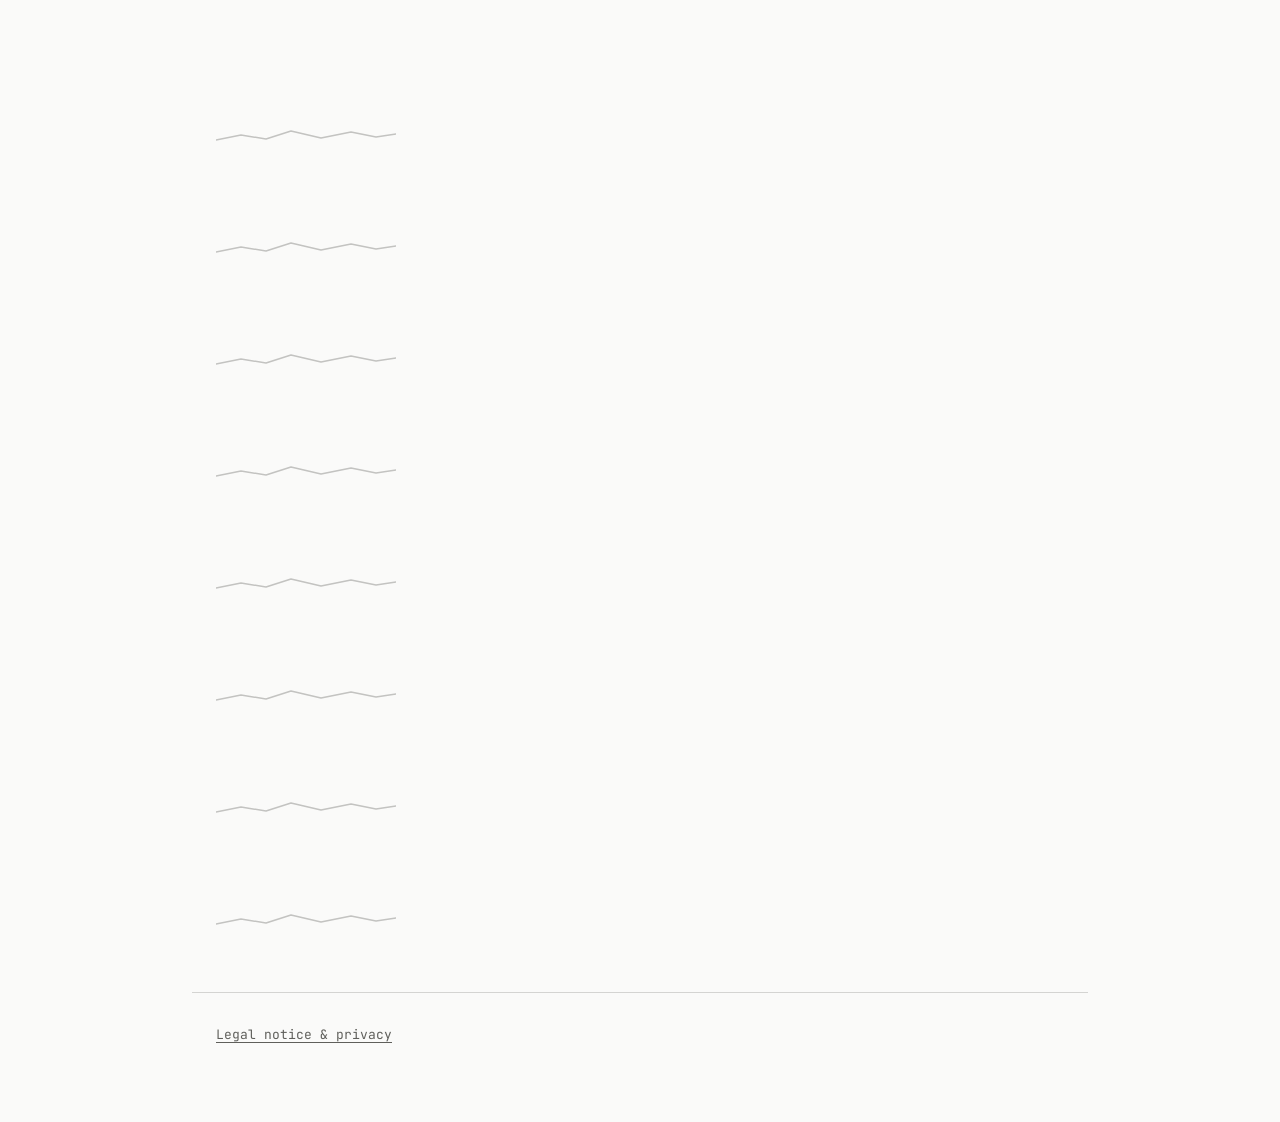
<file: site/index.html>
<!doctype html>
<html lang="en">
  <head>
    <meta charset="utf-8">
    <meta name="viewport" content="width=device-width, initial-scale=1">
    <title>Portfolio</title>
    <meta name="description" content="Personal portfolio: who I am, what I built, where to find me.">
    <link rel="icon" href="assets/favicon.svg" type="image/svg+xml">
    <link rel="stylesheet" href="assets/styles.css">
    <script type="module" src="assets/main.js"></script>
  </head>
  <body>
    <main>
      <header id="bio" class="section"></header>
      <section id="projects" class="section"></section>
      <section id="links" class="section"></section>
      <section id="cv" class="section"></section>
      <section id="events" class="section"></section>
      <section id="stats" class="section"></section>
      <section id="now" class="section"></section>
      <section id="certifications" class="section"></section>
      <section id="courses" class="section"></section>
    </main>
    <footer>
      <a href="privacy.html">Legal notice &amp; privacy</a>
      <div id="colophon"></div>
    </footer>
  </body>
</html>
</file>
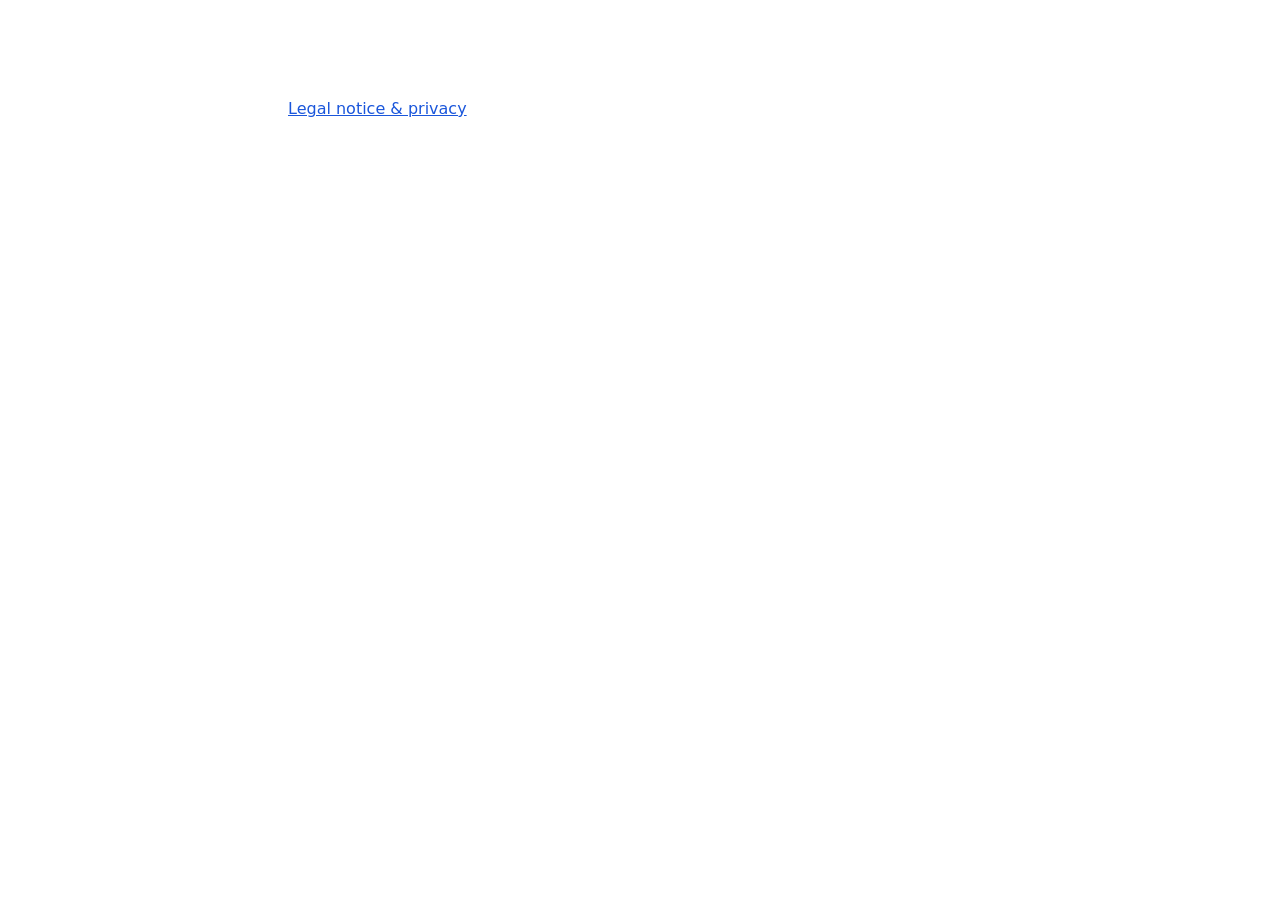
<file: checkpoints/analyst/site/index.html>
<!doctype html>
<html lang="en">
  <head>
    <meta charset="utf-8">
    <meta name="viewport" content="width=device-width, initial-scale=1">
    <title>Portfolio</title>
    <meta name="description" content="Personal portfolio: who I am, what I built, where to find me.">
    <link rel="icon" href="assets/favicon.svg" type="image/svg+xml">
    <link rel="stylesheet" href="assets/styles.css">
    <script type="module" src="assets/main.js"></script>
  </head>
  <body>
    <main>
      <header id="bio" class="section"></header>
      <section id="stats" class="section"></section>
      <section id="now" class="section"></section>
      <section id="projects" class="section"></section>
      <section id="events" class="section"></section>
      <section id="certifications" class="section"></section>
      <section id="courses" class="section"></section>
      <section id="links" class="section"></section>
      <section id="cv" class="section"></section>
    </main>
    <footer>
      <a href="privacy.html">Legal notice &amp; privacy</a>
      <div id="colophon"></div>
    </footer>
  </body>
</html>
</file>
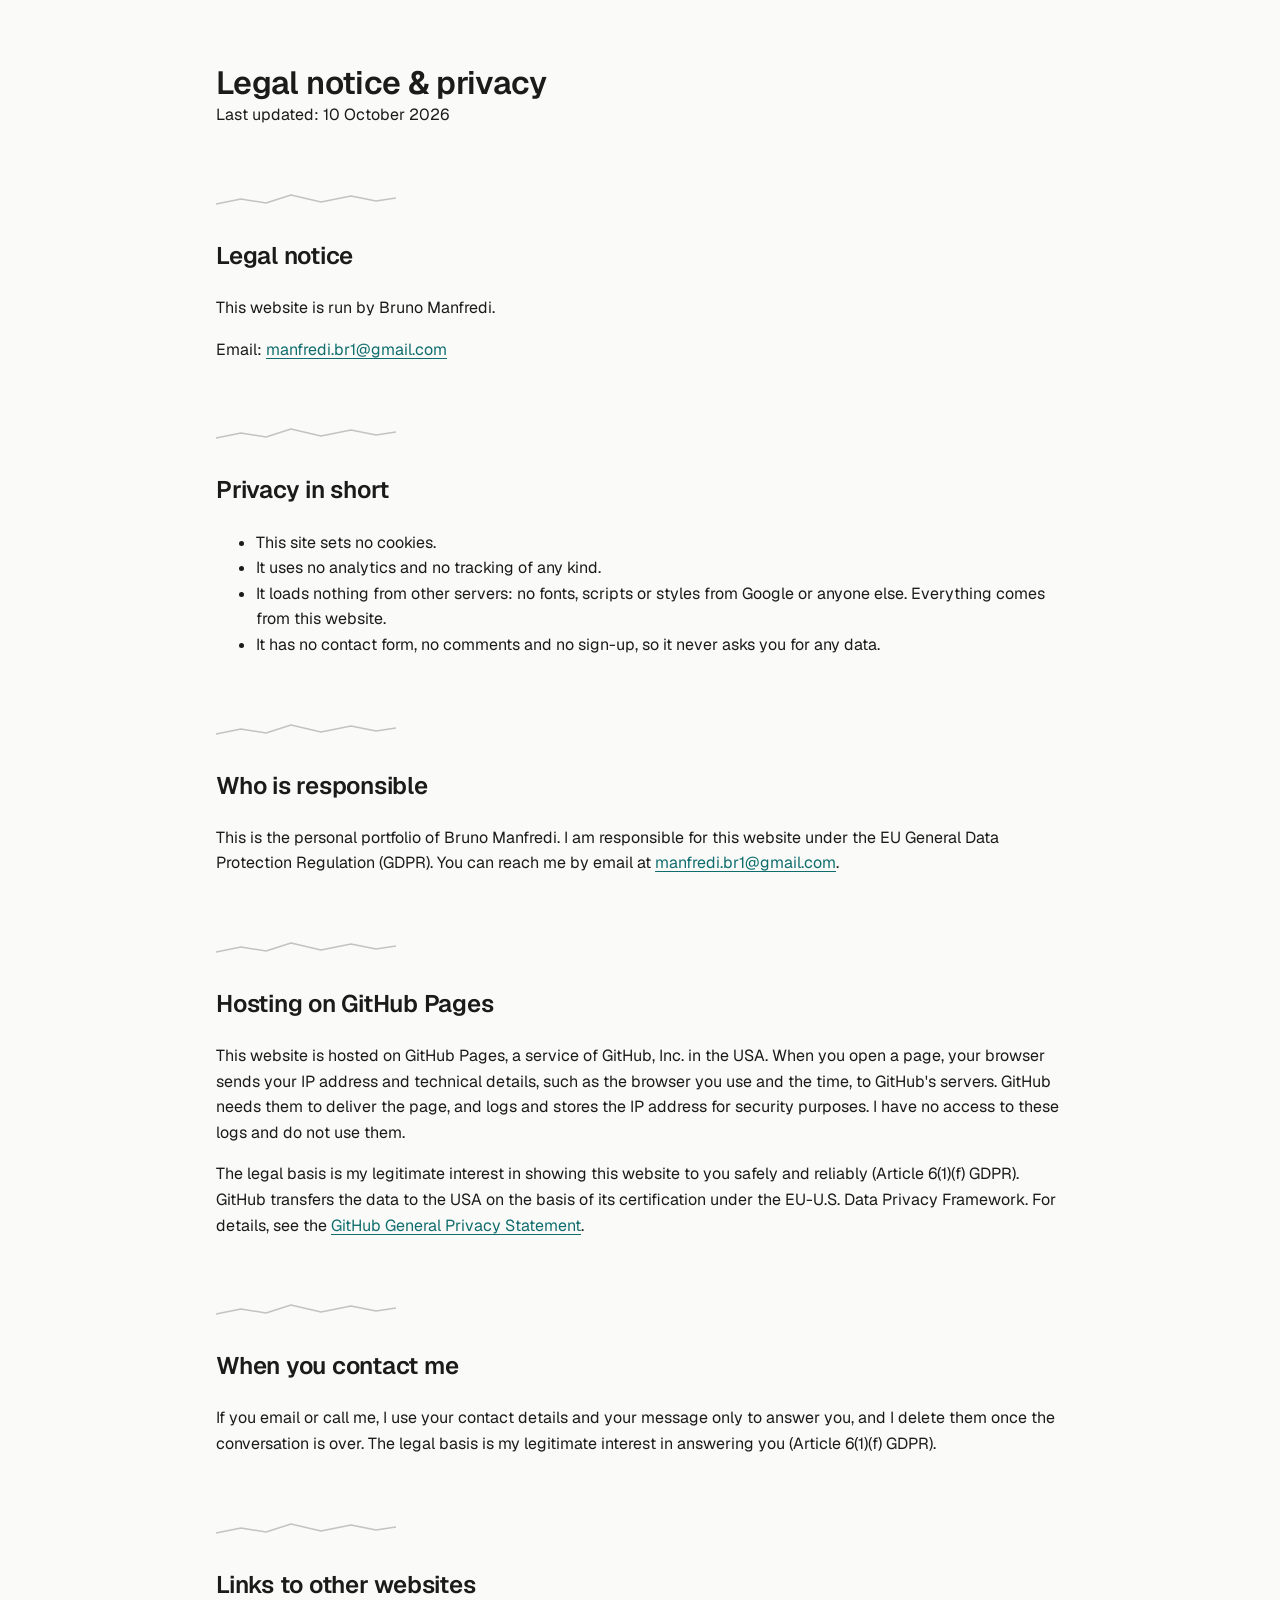
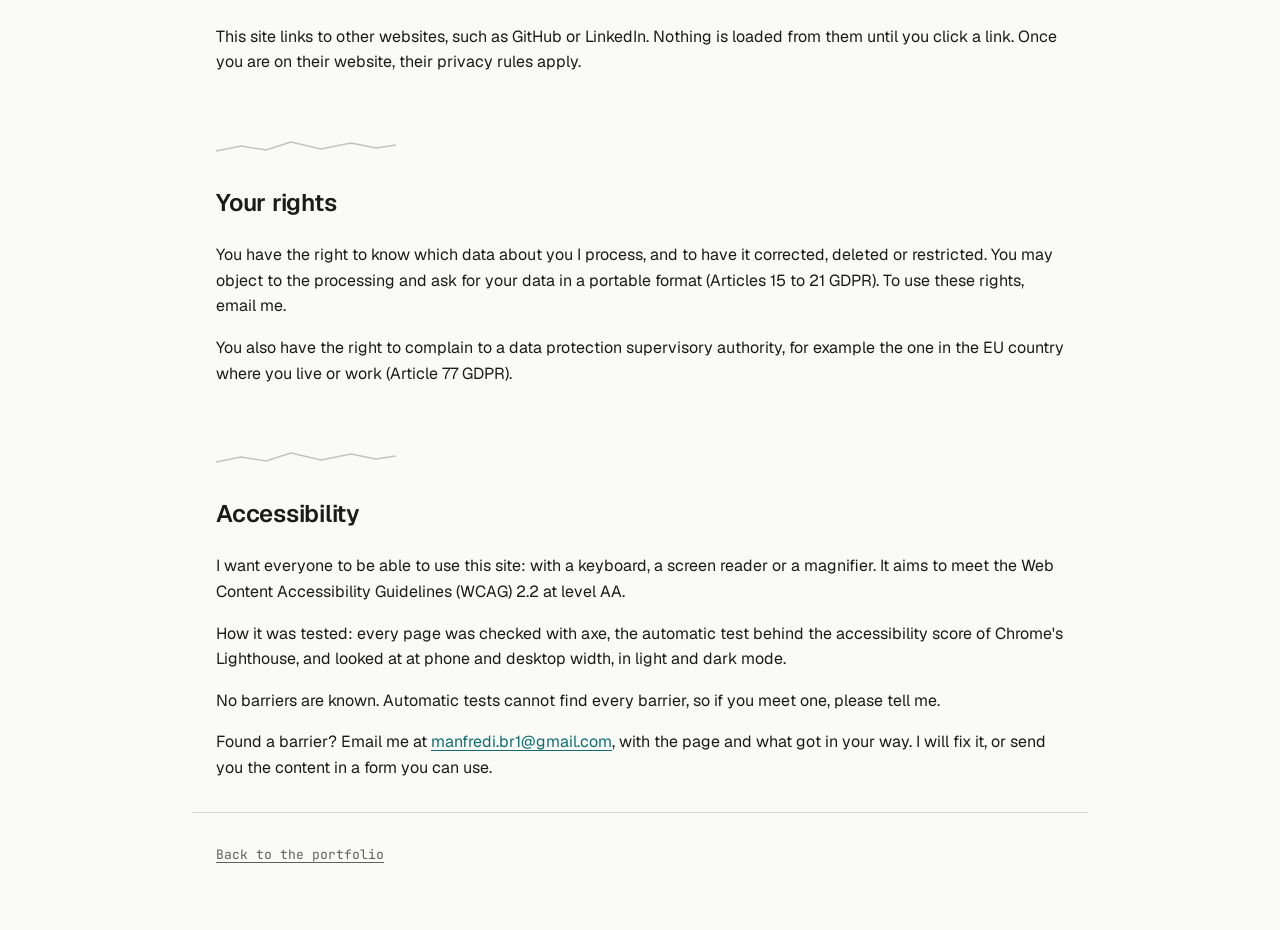
<file: site/privacy.html>
<!doctype html>
<html lang="en">
  <head>
    <meta charset="utf-8">
    <meta name="viewport" content="width=device-width, initial-scale=1">
    <title>Legal notice &amp; privacy · Bruno Manfredi</title>
    <meta name="description" content="Who runs this portfolio site, how it handles your data, and how accessible it is.">
    <link rel="icon" href="assets/favicon.svg" type="image/svg+xml">
    <link rel="stylesheet" href="assets/styles.css">
  </head>
  <body>
    <main>
      <header class="section">
        <h1>Legal notice &amp; privacy</h1>
        <p>Last updated: 10 October 2026</p>
      </header>

      <section class="section" id="legal-notice">
        <h2>Legal notice</h2>
        <p>This website is run by Bruno Manfredi.</p>
        <p>Email: <a href="mailto:manfredi.br1@gmail.com">manfredi.br1@gmail.com</a></p>
      </section>

      <section class="section" id="privacy">
        <h2>Privacy in short</h2>
        <ul>
          <li>This site sets no cookies.</li>
          <li>It uses no analytics and no tracking of any kind.</li>
          <li>It loads nothing from other servers: no fonts, scripts or styles from Google or anyone else. Everything comes from this website.</li>
          <li>It has no contact form, no comments and no sign-up, so it never asks you for any data.</li>
        </ul>
      </section>

      <section class="section">
        <h2>Who is responsible</h2>
        <p>This is the personal portfolio of Bruno Manfredi. I am responsible for this website under the EU General Data Protection Regulation (GDPR). You can reach me by email at <a href="mailto:manfredi.br1@gmail.com">manfredi.br1@gmail.com</a>.</p>
      </section>

      <section class="section">
        <h2>Hosting on GitHub Pages</h2>
        <p>This website is hosted on GitHub Pages, a service of GitHub, Inc. in the USA. When you open a page, your browser sends your IP address and technical details, such as the browser you use and the time, to GitHub's servers. GitHub needs them to deliver the page, and logs and stores the IP address for security purposes. I have no access to these logs and do not use them.</p>
        <p>The legal basis is my legitimate interest in showing this website to you safely and reliably (Article 6(1)(f) GDPR). GitHub transfers the data to the USA on the basis of its certification under the EU-U.S. Data Privacy Framework. For details, see the <a href="https://docs.github.com/en/site-policy/privacy-policies/github-general-privacy-statement">GitHub General Privacy Statement</a>.</p>
      </section>

      <section class="section">
        <h2>When you contact me</h2>
        <p>If you email or call me, I use your contact details and your message only to answer you, and I delete them once the conversation is over. The legal basis is my legitimate interest in answering you (Article 6(1)(f) GDPR).</p>
      </section>

      <section class="section">
        <h2>Links to other websites</h2>
        <p>This site links to other websites, such as GitHub or LinkedIn. Nothing is loaded from them until you click a link. Once you are on their website, their privacy rules apply.</p>
      </section>

      <section class="section">
        <h2>Your rights</h2>
        <p>You have the right to know which data about you I process, and to have it corrected, deleted or restricted. You may object to the processing and ask for your data in a portable format (Articles 15 to 21 GDPR). To use these rights, email me.</p>
        <p>You also have the right to complain to a data protection supervisory authority, for example the one in the EU country where you live or work (Article 77 GDPR).</p>
      </section>

      <section class="section" id="accessibility">
        <h2>Accessibility</h2>
        <p>I want everyone to be able to use this site: with a keyboard, a screen reader or a magnifier. It aims to meet the Web Content Accessibility Guidelines (WCAG) 2.2 at level AA.</p>
        <p>How it was tested: every page was checked with axe, the automatic test behind the accessibility score of Chrome's Lighthouse, and looked at at phone and desktop width, in light and dark mode.</p>
        <p>No barriers are known. Automatic tests cannot find every barrier, so if you meet one, please tell me.</p>
        <p>Found a barrier? Email me at <a href="mailto:manfredi.br1@gmail.com">manfredi.br1@gmail.com</a>, with the page and what got in your way. I will fix it, or send you the content in a form you can use.</p>
      </section>
    </main>
    <footer>
      <a href="./">Back to the portfolio</a>
    </footer>
  </body>
</html>
</file>
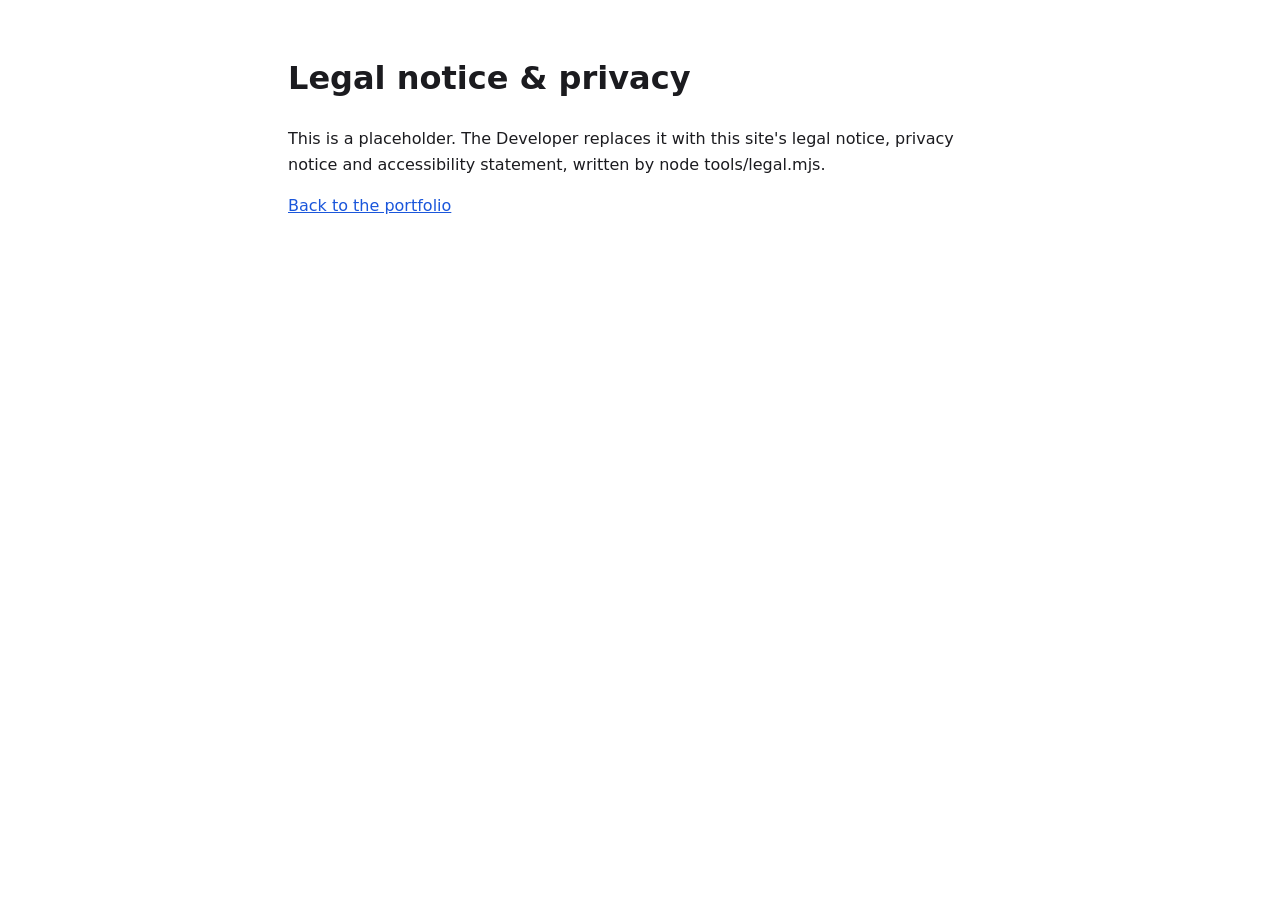
<file: checkpoints/analyst/site/privacy.html>
<!doctype html>
<html lang="en">
  <head>
    <meta charset="utf-8">
    <meta name="viewport" content="width=device-width, initial-scale=1">
    <title>Legal notice &amp; privacy</title>
    <link rel="icon" href="assets/favicon.svg" type="image/svg+xml">
    <link rel="stylesheet" href="assets/styles.css">
  </head>
  <body>
    <main data-placeholder="legal">
      <h1>Legal notice &amp; privacy</h1>
      <p>This is a placeholder. The Developer replaces it with this site's legal notice, privacy notice and accessibility statement, written by node tools/legal.mjs.</p>
      <p><a href="./">Back to the portfolio</a></p>
    </main>
  </body>
</html>
</file>
<file: site/assets/styles.css>
/* Geist 1.800, SIL Open Font License 1.1: fonts/geist/OFL.txt */
@font-face {
  font-family: "Geist";
  font-style: normal;
  font-weight: 100 900;
  font-display: swap;
  src: url("fonts/geist/geist-latin-wght-normal.woff2") format("woff2");
}

/* JetBrains Mono 2.211, SIL Open Font License 1.1: fonts/jetbrains-mono/OFL.txt */
@font-face {
  font-family: "JetBrains Mono";
  font-style: normal;
  font-weight: 100 800;
  font-display: swap;
  src: url("fonts/jetbrains-mono/jetbrains-mono-latin-wght-normal.woff2") format("woff2");
}

:root {
  color-scheme: light dark;
  --background: light-dark(#fafaf9, #121414);
  --surface: light-dark(#f1f1ef, #1e2020);
  --text: light-dark(#1b1b1a, #e2e2e2);
  --muted: light-dark(#5f5f5b, #bec9c8);
  --accent: light-dark(#0f6e6d, #4fd1ae);
  --on-accent: light-dark(#ffffff, #121414);

  --font-headings: "Geist", system-ui, sans-serif;
  --font-body: "Geist", system-ui, sans-serif;
  --font-details: "JetBrains Mono", ui-monospace, Menlo, Consolas, monospace;

  font-family: var(--font-body);
  color: var(--text);
  background-color: var(--background);
  line-height: 1.6;
}

*,
*::before,
*::after {
  box-sizing: border-box;
}

body {
  margin: 0;
  min-height: 100vh;
}

main,
footer {
  width: 100%;
  max-width: 56rem;
  margin-inline: auto;
  padding-inline: 1.5rem;
}

main {
  padding-block: 4rem 2rem;
}

footer {
  padding-block: 2rem 4rem;
  font-size: 0.8125rem;
  font-family: var(--font-details);
  color: var(--muted);
  border-block-start: 1px solid color-mix(in srgb, var(--muted) 25%, transparent);
}

footer a {
  color: inherit;
  text-decoration: underline;
  text-underline-offset: 0.25em;
}

footer a:hover {
  color: var(--accent);
}

#colophon {
  margin-block-start: 0.75rem;
  line-height: 1.5;
}

/* Headings */
h1,
h2,
h3,
h4 {
  font-family: var(--font-headings);
  color: var(--text);
  margin: 0;
  font-weight: 600;
  text-wrap: balance;
}

h1 {
  font-size: 2rem;
  line-height: 1.2;
  letter-spacing: -0.02em;
}

h2 {
  font-size: 1.5rem;
  line-height: 1.3;
  margin-block-end: 1.5rem;
  letter-spacing: -0.01em;
}

h3 {
  font-size: 1.125rem;
  line-height: 1.4;
}

h4 {
  font-size: 1rem;
  line-height: 1.4;
}

p {
  margin: 0;
  text-wrap: pretty;
}

p + p {
  margin-block-start: 1rem;
}

/* Links & Focus ring */
a {
  color: var(--accent);
  text-decoration: underline;
  text-underline-offset: 0.2em;
  transition: color 150ms ease-out;
}

a:hover {
  text-decoration-thickness: 2px;
}

a:focus-visible,
button:focus-visible {
  outline: 2px solid var(--accent);
  outline-offset: 3px;
  border-radius: 2px;
}

/* Sections spacing and Personal detail: Mountain ridge line divider */
.section + .section {
  margin-block-start: 4rem;
  padding-block-start: 3rem;
  position: relative;
}

.section + .section::before {
  content: "";
  position: absolute;
  top: 0;
  left: 0;
  right: 0;
  height: 14px;
  opacity: 0.35;
  background-repeat: no-repeat;
  background-position: left center;
  background-size: 180px 14px;
  /* Mountain ridge SVG line */
  background-image: url("data:image/svg+xml,%3Csvg xmlns='http://www.w3.org/2000/svg' viewBox='0 0 180 14' fill='none'%3E%3Cpath d='M0 12 L25 7 L50 11 L75 3 L105 10 L135 4 L160 9 L180 6' stroke='%235f5f5b' stroke-width='1.5' stroke-linecap='round' stroke-linejoin='round'/%3E%3C/svg%3E");
}

/* Header (#bio) */
#bio .headline {
  font-size: 1.125rem;
  color: var(--muted);
  margin-block: 0.5rem 1.25rem;
  font-weight: 500;
}

#bio .pitch {
  font-size: 1.25rem;
  line-height: 1.5;
  color: var(--text);
  font-weight: 500;
  margin-block-end: 1.5rem;
}

/* Highlights */
.highlights {
  list-style: none;
  padding: 0;
  margin: 0 0 1.5rem 0;
  display: flex;
  flex-direction: column;
  gap: 0.625rem;
}

.highlights li {
  position: relative;
  padding-inline-start: 1.25rem;
  line-height: 1.5;
}

.highlights li::before {
  content: "—";
  position: absolute;
  left: 0;
  color: var(--accent);
  font-weight: 600;
}

/* Availability */
.availability {
  margin-block-end: 1.5rem;
  padding: 0.875rem 1rem;
  background-color: var(--surface);
  border-radius: 0.25rem;
  border-inline-start: 3px solid var(--accent);
  font-size: 0.9375rem;
}

.availability a {
  font-weight: 600;
  margin-inline-start: 0.5rem;
  display: inline-block;
}

/* Facts (location, languages) */
.facts {
  list-style: none;
  padding: 0;
  margin: 0 0 1.5rem 0;
  display: flex;
  flex-wrap: wrap;
  gap: 0.75rem 1.5rem;
  font-size: 0.8125rem;
  font-family: var(--font-details);
  color: var(--muted);
}

.facts .fact-label {
  color: var(--text);
  font-weight: 600;
}

#bio p:not(.headline):not(.pitch):not(.availability) {
  color: var(--text);
  line-height: 1.65;
}

/* Projects */
.projects {
  list-style: none;
  padding: 0;
  margin: 0;
  display: flex;
  flex-direction: column;
  gap: 1.5rem;
}

.project {
  background-color: transparent;
  padding: 1.25rem;
  border-radius: 0.25rem;
  border: 1px solid color-mix(in srgb, var(--muted) 15%, transparent);
  transition: background-color 150ms ease-out, border-color 150ms ease-out;
}

.project:hover {
  background-color: var(--surface);
  border-color: color-mix(in srgb, var(--muted) 30%, transparent);
}

.project h3 {
  margin-block-end: 0.5rem;
}

.project p {
  color: var(--text);
  font-size: 0.9375rem;
  line-height: 1.6;
}

.project-image {
  display: block;
  max-width: 100%;
  height: auto;
  margin-block-end: 1rem;
  border: 1px solid color-mix(in srgb, var(--muted) 30%, transparent);
  border-radius: 0.25rem;
}

.case-study {
  display: grid;
  grid-template-columns: max-content 1fr;
  gap: 0.5rem 1rem;
  margin-block: 1rem 0;
  font-size: 0.9375rem;
  line-height: 1.6;
}

.case-study dt {
  font-family: var(--font-details);
  font-size: 0.8125rem;
  font-weight: 500;
  color: var(--muted);
  padding-block-start: 0.125rem;
}

.case-study dd {
  margin: 0;
}

@media (max-width: 40rem) {
  .case-study {
    grid-template-columns: 1fr;
    gap: 0.125rem;
  }

  .case-study dd {
    margin-block-end: 0.5rem;
  }
}

.project-links {
  margin-block-start: 1rem;
  display: flex;
  flex-wrap: wrap;
  gap: 1rem;
  font-family: var(--font-details);
  font-size: 0.8125rem;
  font-weight: 500;
}

/* Links */
.links {
  list-style: none;
  padding: 0;
  margin: 0;
  display: flex;
  flex-wrap: wrap;
  gap: 1rem;
}

.links li a {
  display: inline-flex;
  align-items: center;
  padding: 0.5rem 1rem;
  background-color: var(--surface);
  border-radius: 0.25rem;
  text-decoration: none;
  color: var(--text);
  font-family: var(--font-details);
  font-size: 0.875rem;
  font-weight: 500;
  border: 1px solid color-mix(in srgb, var(--muted) 20%, transparent);
  transition: background-color 150ms ease-out, border-color 150ms ease-out, color 150ms ease-out;
}

.links li a:hover {
  color: var(--accent);
  border-color: var(--accent);
}

/* CV */
.cv-list {
  list-style: none;
  padding: 0;
  margin: 0 0 2rem 0;
  display: flex;
  flex-direction: column;
  gap: 1.5rem;
}

.cv-list li {
  position: relative;
  padding-inline-start: 1rem;
  border-inline-start: 2px solid color-mix(in srgb, var(--muted) 20%, transparent);
}

.cv-list h4 {
  font-size: 1.0625rem;
  font-weight: 600;
}

.period {
  font-family: var(--font-details);
  font-size: 0.8125rem;
  color: var(--muted);
  margin-block: 0.25rem 0.5rem;
  font-weight: 500;
}

.cv-list p:not(.period) {
  font-size: 0.9375rem;
  color: var(--text);
  line-height: 1.55;
}

#cv h3 {
  font-size: 1.125rem;
  margin-block: 2rem 1rem;
  color: var(--muted);
  text-transform: uppercase;
  letter-spacing: 0.05em;
  font-family: var(--font-details);
  font-size: 0.8125rem;
}

/* Skills */
.skills {
  list-style: none;
  padding: 0;
  margin: 0;
  display: flex;
  flex-wrap: wrap;
  gap: 0.5rem;
}

.skills li {
  font-family: var(--font-details);
  font-size: 0.8125rem;
  background-color: var(--surface);
  color: var(--text);
  padding: 0.35rem 0.65rem;
  border-radius: 0.25rem;
  border: 1px solid color-mix(in srgb, var(--muted) 20%, transparent);
  transition: border-color 150ms ease-out;
}

.skills li:hover {
  border-color: var(--accent);
}

/* Events */
#events h3 {
  font-family: var(--font-details);
  font-size: 0.8125rem;
  color: var(--muted);
  text-transform: uppercase;
  letter-spacing: 0.05em;
  margin-block: 1rem 0.75rem;
}

.events {
  list-style: none;
  padding: 0;
  margin: 0 0 1.5rem 0;
  display: flex;
  flex-direction: column;
  gap: 1.25rem;
}

.event {
  padding: 1.25rem;
  background-color: var(--surface);
  border-radius: 0.25rem;
  border: 1px solid color-mix(in srgb, var(--muted) 20%, transparent);
}

.event-badge {
  font-size: 1.0625rem;
  display: flex;
  align-items: center;
  flex-wrap: wrap;
  gap: 0.5rem;
}

.event-badge a {
  text-decoration: none;
  color: var(--text);
}

.event-badge a:hover {
  color: var(--accent);
}

.role {
  font-family: var(--font-details);
  font-size: 0.75rem;
  font-weight: 500;
  padding: 0.15rem 0.5rem;
  background-color: color-mix(in srgb, var(--accent) 15%, transparent);
  color: var(--accent);
  border-radius: 0.25rem;
}

.sessions {
  list-style: none;
  padding: 0;
  margin: 0.75rem 0 0 0;
  display: flex;
  flex-direction: column;
  gap: 0.5rem;
}

.session {
  font-size: 0.875rem;
}

.session-badge {
  display: inline-flex;
  align-items: center;
  gap: 0.5rem;
}

.session-badge .type {
  font-family: var(--font-details);
  font-size: 0.75rem;
  font-weight: 500;
  padding: 0.15rem 0.4rem;
  background-color: color-mix(in srgb, var(--muted) 15%, transparent);
  color: var(--muted);
  border-radius: 0.25rem;
}

/* Signature move: Staggered entrance on load */
@media (prefers-reduced-motion: no-preference) {
  @keyframes settle-in {
    from {
      translate: 0 0.75rem;
    }
    to {
      translate: 0 0;
    }
  }

  #bio > * {
    --stagger-time: 50ms;
    animation: settle-in 250ms ease-out both;
    animation-delay: calc(var(--sibling-index, 1) * var(--stagger-time));
    animation-delay: calc(sibling-index() * var(--stagger-time));
  }
}
</file>
<file: checkpoints/analyst/site/assets/styles.css>
/* Plain starting styles. The Developer role replaces them with the design brief. */
:root {
  color-scheme: light dark;
  --text: light-dark(#1b1b1f, #ececf1);
  --muted: light-dark(#5a5a66, #a8a8b3);
  --background: light-dark(#ffffff, #121216);
  --accent: light-dark(#1a56db, #8fb2ff);
  font-family: system-ui, sans-serif;
  line-height: 1.6;
  color: var(--text);
  background: var(--background);
}

body {
  margin: 0;
}

main,
footer {
  max-width: 44rem;
  margin-inline: auto;
  padding: 2rem 1.25rem;
}

a {
  color: var(--accent);
}

.headline,
.period {
  color: var(--muted);
}

.projects,
.links,
.cv-list {
  list-style: none;
  padding: 0;
}

.project,
.cv-list li {
  margin-block-end: 1.5rem;
}

.project-links,
.links,
.skills {
  display: flex;
  flex-wrap: wrap;
  gap: 1rem;
}

.skills {
  padding: 0;
  list-style: none;
}

.photo {
  border-radius: 50%;
}

.role,
.type {
  color: var(--muted);
}

.project-image {
  max-width: 100%;
  height: auto;
}
</file>
